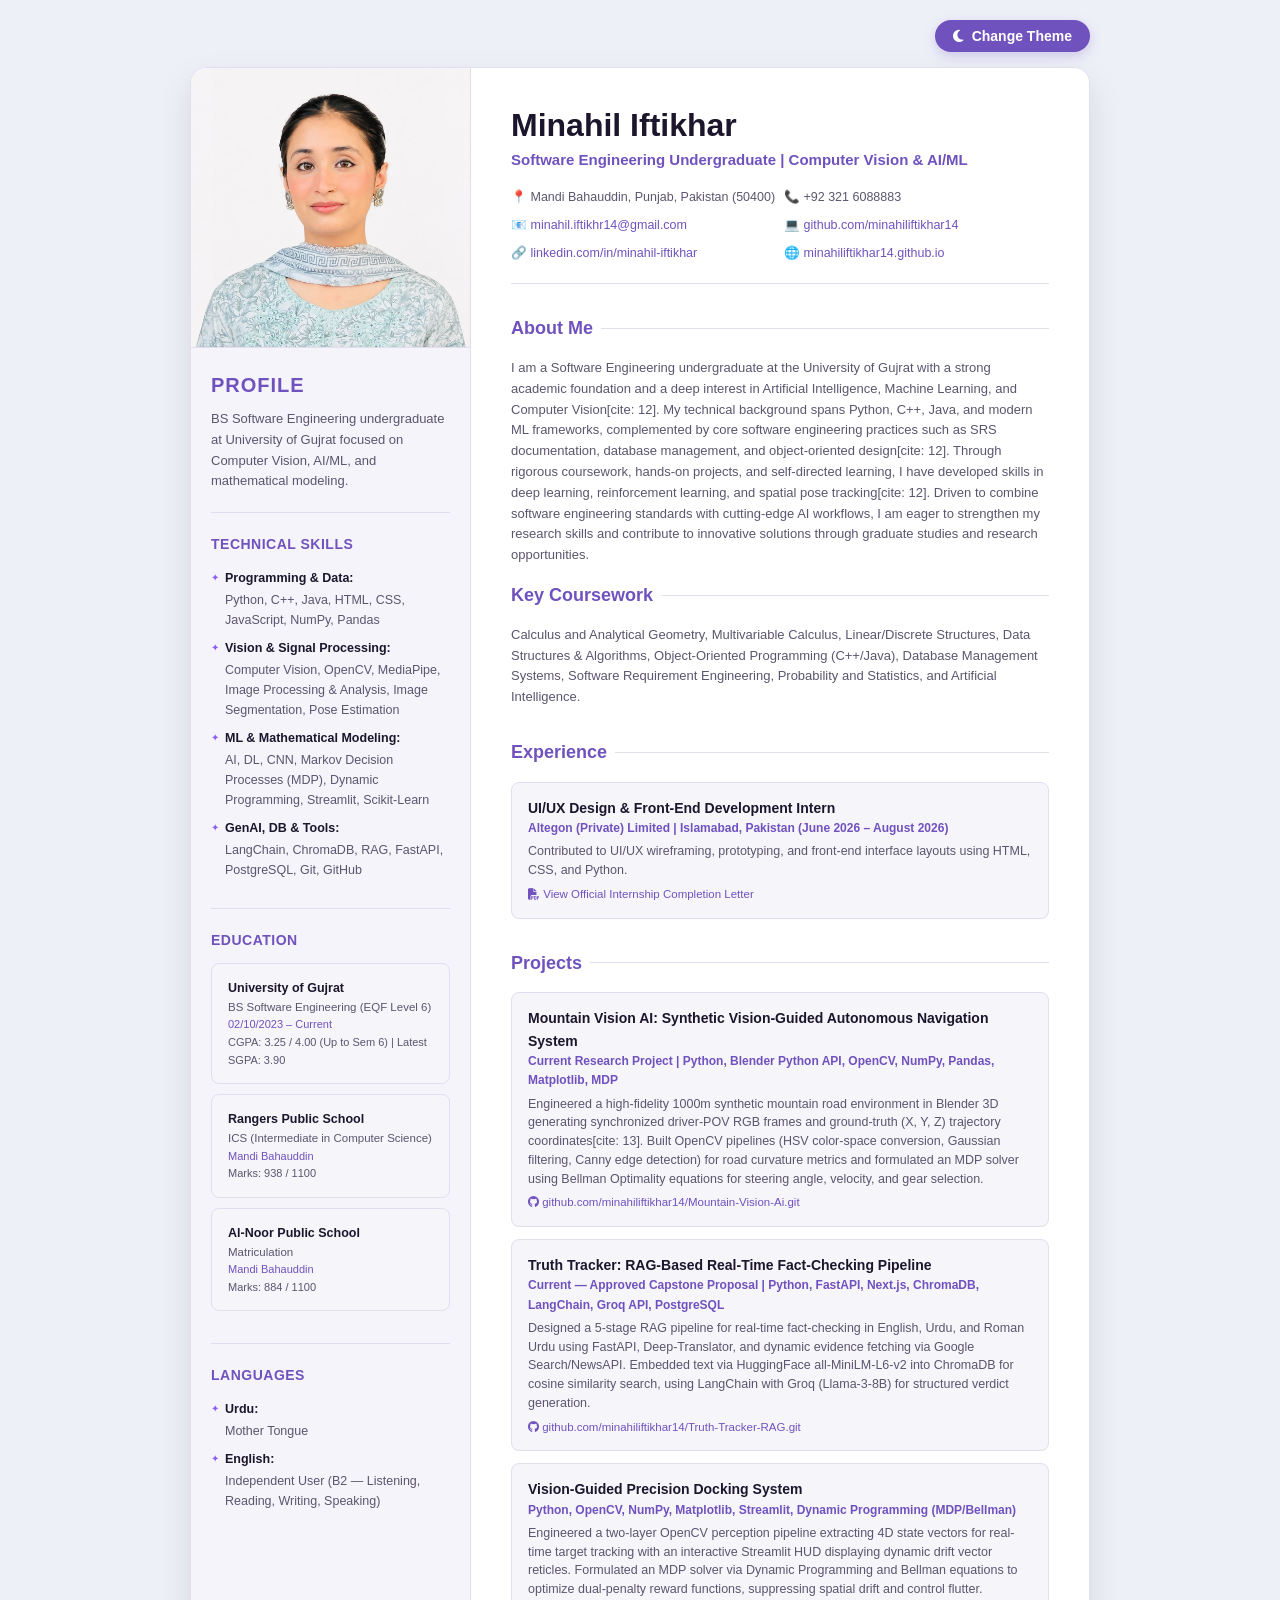
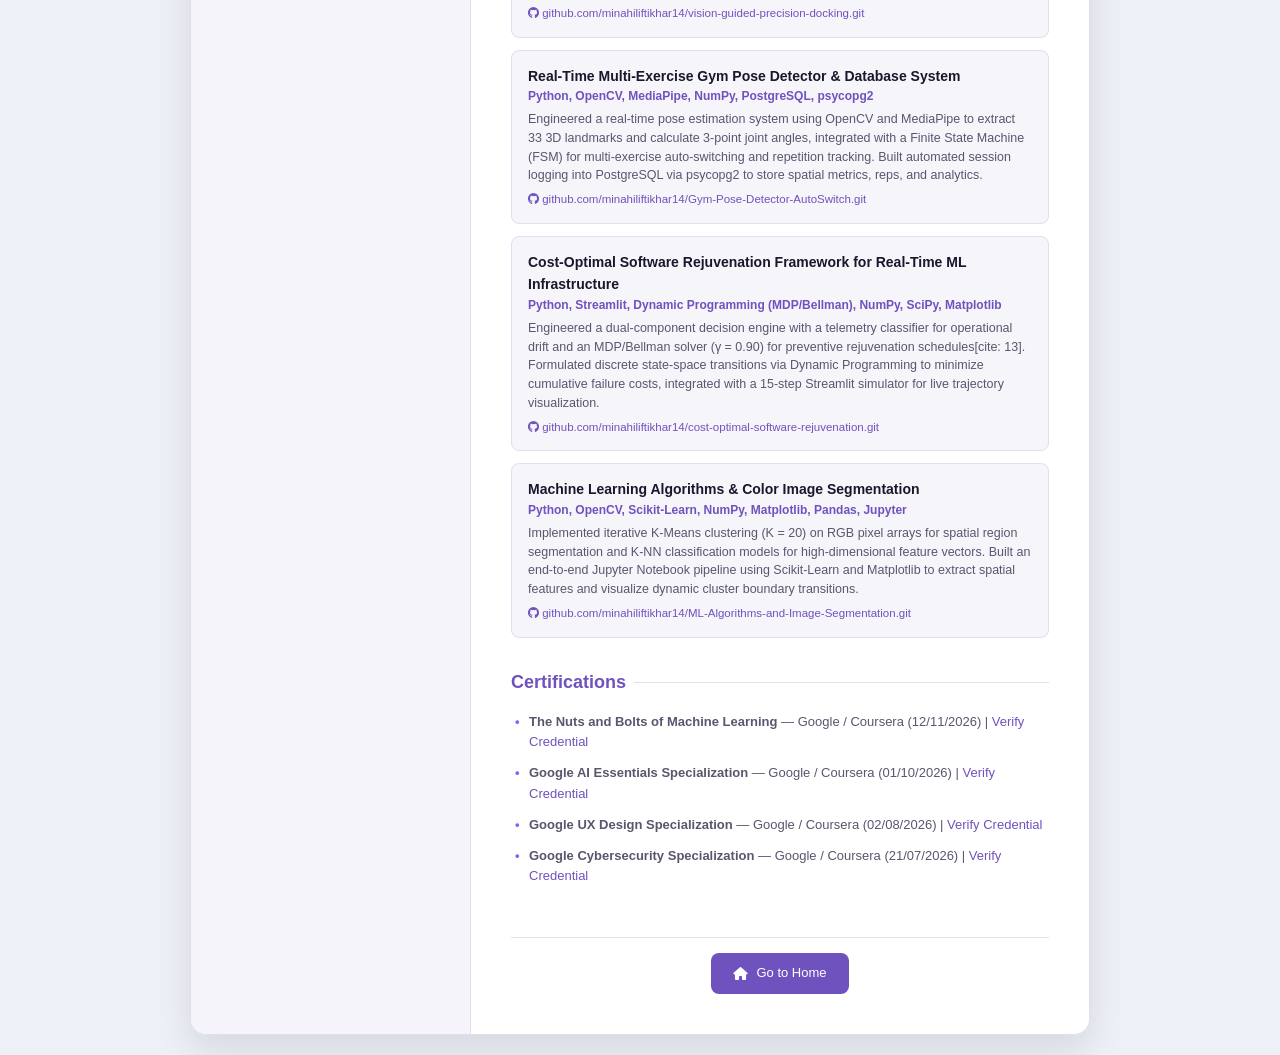
<file: cv.html>
<!DOCTYPE html>
<html lang="en">

<head>
    <meta charset="UTF-8">
    <meta name="viewport" content="width=device-width, initial-scale=1.0">
    <title>Minahil Iftikhar - Curriculum Vitae</title>
    <!-- FontAwesome icons -->
    <link rel="stylesheet" href="https://cdnjs.cloudflare.com/ajax/libs/font-awesome/6.4.0/css/all.min.css">
    
    <style>
        :root {
            /* LIGHT THEME (Portfolio Palette) */
            --body-bg: #eef0f8;
            --sidebar-bg: #f5f4fa;
            --main-bg: #ffffff;
            --card-bg: #f6f5fa;
            --text-dark: #1b162c;
            --text-purple: #7052be;
            --text-muted: #5b556e;
            --border-color: #e2def0;
            --link-color: #7052be;
            --button-bg: #7052be;
            --button-text: #ffffff;
            --accent-purple: #8b5cf6;
        }

        /* DARK THEME (Portfolio Palette) */
        [data-theme="dark"] {
            --body-bg: #0c0a15;
            --sidebar-bg: #141024;
            --main-bg: #1a162e;
            --card-bg: #221c3b;
            --text-dark: #f1edfd;
            --text-purple: #a78bfa;
            --text-muted: #b4accb;
            --border-color: #2e264a;
            --link-color: #c4b5fd;
            --button-bg: #8b5cf6;
            --button-text: #ffffff;
            --accent-purple: #a78bfa;
        }

        * {
            box-sizing: border-box;
            margin: 0;
            padding: 0;
            font-family: -apple-system, BlinkMacSystemFont, 'Segoe UI', Roboto, Helvetica, Arial, sans-serif;
            transition: background-color 0.3s ease, color 0.3s ease, border-color 0.3s ease;
        }

        body {
            background-color: var(--body-bg);
            color: var(--text-dark);
            line-height: 1.6;
            padding: 20px;
            position: relative;
        }

        /* Top Bar Controls */
        .top-controls {
            max-width: 900px;
            margin: 0 auto 15px auto;
            display: flex;
            justify-content: flex-end;
        }

        .theme-toggle-btn {
            background-color: var(--button-bg);
            color: var(--button-text);
            border: none;
            padding: 8px 18px;
            border-radius: 20px;
            cursor: pointer;
            font-size: 14px;
            font-weight: 600;
            display: flex;
            align-items: center;
            gap: 8px;
            box-shadow: 0 4px 12px rgba(112, 82, 190, 0.25);
        }

        .theme-toggle-btn:hover {
            opacity: 0.9;
            transform: translateY(-1px);
        }

        .cv-container {
            max-width: 900px;
            margin: 0 auto;
            background: var(--main-bg);
            border-radius: 16px;
            box-shadow: 0 15px 35px rgba(0, 0, 0, 0.1);
            display: grid;
            grid-template-columns: 280px 1fr;
            min-height: 1050px;
            overflow: hidden;
            border: 1px solid var(--border-color);
        }

        /* LEFT SIDEBAR */
        .sidebar {
            background-color: var(--sidebar-bg);
            border-right: 1px solid var(--border-color);
            display: flex;
            flex-direction: column;
        }

        .photo-container {
            width: 100%;
            height: 280px;
            background-color: var(--card-bg);
            display: flex;
            align-items: center;
            justify-content: center;
            border-bottom: 1px solid var(--border-color);
            overflow: hidden;
        }

        .photo-container img {
            width: 100%;
            height: 100%;
            object-fit: cover;
        }

        .photo-placeholder {
            color: var(--text-muted);
            font-size: 13px;
            text-align: center;
            padding: 20px;
            font-style: italic;
        }

        .sidebar-content {
            padding: 25px 20px;
        }

        .sidebar-section {
            border-bottom: 1px solid var(--border-color);
            padding-bottom: 20px;
            margin-bottom: 20px;
        }

        .sidebar-section:last-child {
            border-bottom: none;
            padding-bottom: 0;
            margin-bottom: 0;
        }

        .sidebar h1 {
            font-size: 20px;
            text-transform: uppercase;
            color: var(--text-purple);
            letter-spacing: 1px;
            line-height: 1.2;
            margin-bottom: 12px;
            font-weight: 700;
        }

        .sidebar h3 {
            font-size: 14px;
            font-weight: 700;
            color: var(--text-purple);
            margin-bottom: 12px;
            letter-spacing: 0.5px;
            text-transform: uppercase;
        }

        .sidebar p {
            font-size: 13px;
            color: var(--text-muted);
        }

        .sidebar ul {
            list-style-type: none;
            padding-left: 0;
        }

        .sidebar li {
            font-size: 12.5px;
            color: var(--text-muted);
            margin-bottom: 8px;
            position: relative;
            padding-left: 14px;
        }

        .sidebar li::before {
            content: "✦";
            position: absolute;
            left: 0;
            color: var(--accent-purple);
            font-size: 10px;
            top: 2px;
        }

        .sidebar li strong {
            color: var(--text-dark);
            display: block;
            margin-bottom: 2px;
        }

        .sidebar a,
        .main-content a {
            color: var(--link-color);
            text-decoration: none;
            font-weight: 500;
        }

        .sidebar a:hover,
        .main-content a:hover {
            text-decoration: underline;
        }

        /* RIGHT MAIN CONTENT */
        .main-content {
            background-color: var(--main-bg);
            padding: 40px;
            display: flex;
            flex-direction: column;
            justify-content: space-between;
        }

        .contact-header {
            font-size: 13px;
            color: var(--text-muted);
            margin-bottom: 30px;
            padding-bottom: 20px;
            border-bottom: 1px solid var(--border-color);
        }

        .contact-header h1 {
            font-size: 32px;
            color: var(--text-dark);
            font-weight: 800;
            line-height: 1.1;
            margin-bottom: 5px;
        }

        .contact-header h3 {
            font-size: 15px;
            color: var(--text-purple);
            font-weight: 600;
            margin-bottom: 15px;
        }

        .contact-grid {
            display: grid;
            grid-template-columns: 1fr 1fr;
            gap: 8px;
            font-size: 12.5px;
        }

        .main-section {
            margin-bottom: 30px;
        }

        .main-section h2 {
            font-size: 18px;
            color: var(--text-purple);
            margin-bottom: 15px;
            font-weight: 700;
            display: flex;
            align-items: center;
            gap: 8px;
        }

        .main-section h2::after {
            content: "";
            flex: 1;
            height: 1px;
            background-color: var(--border-color);
        }

        .main-section p {
            font-size: 13px;
            color: var(--text-muted);
            line-height: 1.6;
            margin-bottom: 15px;
        }

        .item {
            background: var(--card-bg);
            padding: 14px 16px;
            border-radius: 8px;
            margin-bottom: 12px;
            border: 1px solid var(--border-color);
        }

        .item-header {
            font-size: 14px;
            font-weight: 700;
            color: var(--text-dark);
        }

        .item-sub {
            font-size: 12px;
            font-weight: 600;
            color: var(--text-purple);
            margin-bottom: 4px;
        }

        .item-details {
            font-size: 12.5px;
            color: var(--text-muted);
            line-height: 1.5;
        }

        .bullet-list {
            padding-left: 0;
            list-style: none;
        }

        .bullet-list li {
            margin-bottom: 10px;
            font-size: 13px;
            color: var(--text-muted);
            position: relative;
            padding-left: 18px;
        }

        .bullet-list li::before {
            content: "•";
            position: absolute;
            left: 4px;
            color: var(--accent-purple);
            font-weight: bold;
        }

        .project-link {
            display: inline-block;
            margin-top: 6px;
            font-size: 11.5px;
            font-weight: 600;
        }

        /* Home Button Styling */
        .home-button-container {
            margin-top: 20px;
            padding-top: 15px;
            border-top: 1px solid var(--border-color);
            text-align: center;
        }

        .home-btn {
            display: inline-flex;
            align-items: center;
            gap: 8px;
            background-color: var(--button-bg) !important;
            color: #ffffff !important;
            padding: 10px 22px;
            border-radius: 8px;
            text-decoration: none !important;
            font-size: 13px;
            font-weight: 600;
            transition: transform 0.2s ease, opacity 0.2s ease;
        }

        .home-btn i,
        .home-btn span {
            color: #ffffff !important;
        }

        .home-btn:hover {
            transform: translateY(-2px);
            opacity: 0.9;
        }

        /* ==========================================================================
           PRINT OPTIMIZATION FOR SINGLE-PAGE CV (ENHANCED)
           ========================================================================== */
        @media print {
            @page {
                size: A4 portrait;
                margin: 0mm !important;
            }

            html, body {
                width: 100% !important;
                height: 100% !important;
                background: none !important;
                padding: 0 !important;
                margin: 0 !important;
                -webkit-print-color-adjust: exact !important;
                print-color-adjust: exact !important;
            }

            .top-controls,
            .home-button-container {
                display: none !important;
            }

            .cv-container {
                box-shadow: none !important;
                max-width: 100% !important;
                width: 100% !important;
                min-height: auto !important;
                border: none !important;
                border-radius: 0 !important;
                grid-template-columns: 240px 1fr !important;
            }

            .photo-container {
                height: 210px !important;
            }

            .sidebar-content {
                padding: 15px 12px !important;
            }

            .sidebar-section {
                margin-bottom: 10px !important;
                padding-bottom: 10px !important;
            }

            .main-content {
                padding: 20px 25px !important;
                justify-content: flex-start !important;
            }

            .contact-header {
                margin-bottom: 12px !important;
                padding-bottom: 8px !important;
            }

            .contact-header h1 {
                font-size: 24px !important;
            }

            .main-section {
                margin-bottom: 12px !important;
            }

            .main-section h2 {
                font-size: 15px !important;
                margin-bottom: 8px !important;
            }

            .main-section p {
                font-size: 12px !important;
                margin-bottom: 8px !important;
            }

            .item {
                margin-bottom: 6px !important;
                padding: 8px 10px !important;
            }

            .bullet-list li {
                margin-bottom: 4px !important;
                font-size: 12px !important;
            }

            p, h1, h2, h3, .item, li, .sidebar-section, .main-section {
                page-break-inside: avoid !important;
                break-inside: avoid !important;
            }
        }
    </style>
</head>

<body>

    <!-- Top Theme Switcher Button -->
    <div class="top-controls">
        <button id="theme-toggle" class="theme-toggle-btn">
            <i id="theme-icon" class="fa-solid fa-moon"></i>
            <span>Change Theme</span>
        </button>
    </div>

    <div class="cv-container">

        <!-- LEFT SIDEBAR -->
        <aside class="sidebar">
            <div class="photo-container">
                <img src="Minahil Passport size.jpeg" alt="Minahil Iftikhar" onerror="this.style.display='none'; this.nextElementSibling.style.display='block';">
                <div class="photo-placeholder" style="display:none;">
                    [ Passport Photo Here ]
                </div>
            </div>

            <div class="sidebar-content">
                <div class="sidebar-section">
                    <h1>Profile</h1>
                    <p>BS Software Engineering undergraduate at University of Gujrat focused on Computer Vision, AI/ML, and mathematical modeling.</p>
                </div>

                <div class="sidebar-section">
                    <h3>Technical Skills</h3>
                    <ul>
                        <li><strong>Programming & Data:</strong> Python, C++, Java, HTML, CSS, JavaScript, NumPy, Pandas</li>
                        <li><strong>Vision & Signal Processing:</strong> Computer Vision, OpenCV, MediaPipe, Image Processing & Analysis, Image Segmentation, Pose Estimation</li>
                        <li><strong>ML & Mathematical Modeling:</strong> AI, DL, CNN, Markov Decision Processes (MDP), Dynamic Programming, Streamlit, Scikit-Learn</li>
                        <li><strong>GenAI, DB & Tools:</strong> LangChain, ChromaDB, RAG, FastAPI, PostgreSQL, Git, GitHub</li>
                    </ul>
                </div>

                <div class="sidebar-section">
                    <h3>Education</h3>
                    <div class="item" style="margin-bottom: 10px;">
                        <div style="font-size: 12.5px; font-weight:700; color: var(--text-dark);">University of Gujrat</div>
                        <div style="font-size: 11.5px; color: var(--text-muted);">BS Software Engineering (EQF Level 6)</div>
                        <div style="font-size: 11px; color: var(--text-purple);">02/10/2023 – Current</div>
                        <div style="font-size: 11px; color: var(--text-muted);">CGPA: 3.25 / 4.00 (Up to Sem 6) | Latest SGPA: 3.90</div>
                    </div>

                    <div class="item" style="margin-bottom: 10px;">
                        <div style="font-size: 12.5px; font-weight:700; color: var(--text-dark);">Rangers Public School</div>
                        <div style="font-size: 11.5px; color: var(--text-muted);">ICS (Intermediate in Computer Science)</div>
                        <div style="font-size: 11px; color: var(--text-purple);">Mandi Bahauddin</div>
                        <div style="font-size: 11px; color: var(--text-muted);">Marks: 938 / 1100</div>
                    </div>

                    <div class="item">
                        <div style="font-size: 12.5px; font-weight:700; color: var(--text-dark);">Al-Noor Public School</div>
                        <div style="font-size: 11.5px; color: var(--text-muted);">Matriculation</div>
                        <div style="font-size: 11px; color: var(--text-purple);">Mandi Bahauddin</div>
                        <div style="font-size: 11px; color: var(--text-muted);">Marks: 884 / 1100</div>
                    </div>
                </div>

                <div class="sidebar-section">
                    <h3>Languages</h3>
                    <ul>
                        <li><strong>Urdu:</strong> Mother Tongue</li>
                        <li><strong>English:</strong> Independent User (B2 — Listening, Reading, Writing, Speaking)</li>
                    </ul>
                </div>
            </div>
        </aside>

        <!-- RIGHT MAIN CONTENT -->
        <main class="main-content">

            <div>
                <!-- Contact Info Header -->
                <div class="contact-header">
                    <h1>Minahil Iftikhar</h1>
                    <h3>Software Engineering Undergraduate | Computer Vision & AI/ML</h3>
                    <div class="contact-grid">
                        <div>📍 Mandi Bahauddin, Punjab, Pakistan (50400)</div>
                        <div>📞 +92 321 6088883</div>
                        <div>📧 <a href="mailto:minahil.iftikhr14@gmail.com">minahil.iftikhr14@gmail.com</a></div>
                        <div>💻 <a href="https://github.com/minahiliftikhar14" target="_blank">github.com/minahiliftikhar14</a></div>
                        <div>🔗 <a href="https://linkedin.com/in/minahil-iftikhar" target="_blank">linkedin.com/in/minahil-iftikhar</a></div>
                        <div>🌐 <a href="https://minahiliftikhar14.github.io" target="_blank">minahiliftikhar14.github.io</a></div>
                    </div>
                </div>

                <!-- About Me & Key Coursework -->
                <section class="main-section">
                    <h2>About Me</h2>
                    <p>I am a Software Engineering undergraduate at the University of Gujrat with a strong academic foundation and a deep interest in Artificial Intelligence, Machine Learning, and Computer Vision[cite: 12]. My technical background spans Python, C++, Java, and modern ML frameworks, complemented by core software engineering practices such as SRS documentation, database management, and object-oriented design[cite: 12]. Through rigorous coursework, hands-on projects, and self-directed learning, I have developed skills in deep learning, reinforcement learning, and spatial pose tracking[cite: 12]. Driven to combine software engineering standards with cutting-edge AI workflows, I am eager to strengthen my research skills and contribute to innovative solutions through graduate studies and research opportunities.</p>

                    <h2>Key Coursework</h2>
                    <p>Calculus and Analytical Geometry, Multivariable Calculus, Linear/Discrete Structures, Data Structures & Algorithms, Object-Oriented Programming (C++/Java), Database Management Systems, Software Requirement Engineering, Probability and Statistics, and Artificial Intelligence.</p>
                </section>

                <!-- Professional Experience -->
                <section class="main-section">
                    <h2>Experience</h2>
                    <div class="item">
                        <div class="item-header">UI/UX Design & Front-End Development Intern</div>
                        <div class="item-sub">Altegon (Private) Limited | Islamabad, Pakistan (June 2026 – August 2026)</div>
                        <div class="item-details">
                            Contributed to UI/UX wireframing, prototyping, and front-end interface layouts using HTML, CSS, and Python.
                            <br><a href="https://minahiliftikhar14.github.io/internship-letter.pdf" target="_blank" class="project-link"><i class="fa-solid fa-file-pdf"></i> View Official Internship Completion Letter</a>
                        </div>
                    </div>
                </section>

                <!-- Technical Projects -->
                <section class="main-section">
                    <h2>Projects</h2>

                    <div class="item">
                        <div class="item-header">Mountain Vision AI: Synthetic Vision-Guided Autonomous Navigation System</div>
                        <div class="item-sub">Current Research Project | Python, Blender Python API, OpenCV, NumPy, Pandas, Matplotlib, MDP</div>
                        <div class="item-details">
                            Engineered a high-fidelity 1000m synthetic mountain road environment in Blender 3D generating synchronized driver-POV RGB frames and ground-truth (X, Y, Z) trajectory coordinates[cite: 13]. Built OpenCV pipelines (HSV color-space conversion, Gaussian filtering, Canny edge detection) for road curvature metrics and formulated an MDP solver using Bellman Optimality equations for steering angle, velocity, and gear selection.
                            <br><a href="https://github.com/minahiliftikhar14/Mountain-Vision-Ai.git" target="_blank" class="project-link"><i class="fa-brands fa-github"></i> github.com/minahiliftikhar14/Mountain-Vision-Ai.git</a>
                        </div>
                    </div>

                    <div class="item">
                        <div class="item-header">Truth Tracker: RAG-Based Real-Time Fact-Checking Pipeline</div>
                        <div class="item-sub">Current — Approved Capstone Proposal | Python, FastAPI, Next.js, ChromaDB, LangChain, Groq API, PostgreSQL</div>
                        <div class="item-details">
                            Designed a 5-stage RAG pipeline for real-time fact-checking in English, Urdu, and Roman Urdu using FastAPI, Deep-Translator, and dynamic evidence fetching via Google Search/NewsAPI. Embedded text via HuggingFace <code>all-MiniLM-L6-v2</code> into ChromaDB for cosine similarity search, using LangChain with Groq (Llama-3-8B) for structured verdict generation.
                            <br><a href="https://github.com/minahiliftikhar14/Truth-Tracker-RAG.git" target="_blank" class="project-link"><i class="fa-brands fa-github"></i> github.com/minahiliftikhar14/Truth-Tracker-RAG.git</a>
                        </div>
                    </div>

                    <div class="item">
                        <div class="item-header">Vision-Guided Precision Docking System</div>
                        <div class="item-sub">Python, OpenCV, NumPy, Matplotlib, Streamlit, Dynamic Programming (MDP/Bellman)</div>
                        <div class="item-details">
                            Engineered a two-layer OpenCV perception pipeline extracting 4D state vectors for real-time target tracking with an interactive Streamlit HUD displaying dynamic drift vector reticles. Formulated an MDP solver via Dynamic Programming and Bellman equations to optimize dual-penalty reward functions, suppressing spatial drift and control flutter.
                            <br><a href="https://github.com/minahiliftikhar14/vision-guided-precision-docking.git" target="_blank" class="project-link"><i class="fa-brands fa-github"></i> github.com/minahiliftikhar14/vision-guided-precision-docking.git</a>
                        </div>
                    </div>

                    <div class="item">
                        <div class="item-header">Real-Time Multi-Exercise Gym Pose Detector & Database System</div>
                        <div class="item-sub">Python, OpenCV, MediaPipe, NumPy, PostgreSQL, psycopg2</div>
                        <div class="item-details">
                            Engineered a real-time pose estimation system using OpenCV and MediaPipe to extract 33 3D landmarks and calculate 3-point joint angles, integrated with a Finite State Machine (FSM) for multi-exercise auto-switching and repetition tracking. Built automated session logging into PostgreSQL via <code>psycopg2</code> to store spatial metrics, reps, and analytics.
                            <br><a href="https://github.com/minahiliftikhar14/Gym-Pose-Detector-AutoSwitch.git" target="_blank" class="project-link"><i class="fa-brands fa-github"></i> github.com/minahiliftikhar14/Gym-Pose-Detector-AutoSwitch.git</a>
                        </div>
                    </div>

                    <div class="item">
                        <div class="item-header">Cost-Optimal Software Rejuvenation Framework for Real-Time ML Infrastructure</div>
                        <div class="item-sub">Python, Streamlit, Dynamic Programming (MDP/Bellman), NumPy, SciPy, Matplotlib</div>
                        <div class="item-details">
                            Engineered a dual-component decision engine with a telemetry classifier for operational drift and an MDP/Bellman solver (&gamma; = 0.90) for preventive rejuvenation schedules[cite: 13]. Formulated discrete state-space transitions via Dynamic Programming to minimize cumulative failure costs, integrated with a 15-step Streamlit simulator for live trajectory visualization.
                            <br><a href="https://github.com/minahiliftikhar14/cost-optimal-software-rejuvenation.git" target="_blank" class="project-link"><i class="fa-brands fa-github"></i> github.com/minahiliftikhar14/cost-optimal-software-rejuvenation.git</a>
                        </div>
                    </div>

                    <div class="item">
                        <div class="item-header">Machine Learning Algorithms & Color Image Segmentation</div>
                        <div class="item-sub">Python, OpenCV, Scikit-Learn, NumPy, Matplotlib, Pandas, Jupyter</div>
                        <div class="item-details">
                            Implemented iterative K-Means clustering (K = 20) on RGB pixel arrays for spatial region segmentation and K-NN classification models for high-dimensional feature vectors. Built an end-to-end Jupyter Notebook pipeline using Scikit-Learn and Matplotlib to extract spatial features and visualize dynamic cluster boundary transitions.
                            <br><a href="https://github.com/minahiliftikhar14/ML-Algorithms-and-Image-Segmentation.git" target="_blank" class="project-link"><i class="fa-brands fa-github"></i> github.com/minahiliftikhar14/ML-Algorithms-and-Image-Segmentation.git</a>
                        </div>
                    </div>
                </section>

                <!-- Training and Certifications -->
                <section class="main-section">
                    <h2>Certifications</h2>
                    <ul class="bullet-list">
                        <li><strong>The Nuts and Bolts of Machine Learning</strong> — Google / Coursera (12/11/2026) | <a href="https://www.coursera.org/account/accomplishments/certificate/8195MPPB6CIA" target="_blank">Verify Credential</a></li>
                        <li><strong>Google AI Essentials Specialization</strong> — Google / Coursera (01/10/2026) | <a href="https://www.coursera.org/account/accomplishments/specialization/certificate/PGGOQPGPL50E" target="_blank">Verify Credential</a></li>
                        <li><strong>Google UX Design Specialization</strong> — Google / Coursera (02/08/2026) | <a href="https://www.coursera.org/account/accomplishments/specialization/certificate/XSZ6174ZWD91" target="_blank">Verify Credential</a></li>
                        <li><strong>Google Cybersecurity Specialization</strong> — Google / Coursera (21/07/2026) | <a href="https://www.coursera.org/account/accomplishments/specialization/certificate/G35MRL6P6E2B" target="_blank">Verify Credential</a></li>
                    </ul>
                </section>
            </div>

            <!-- Home Button -->
            <div class="home-button-container">
                <a href="index.html" class="home-btn">
                    <i class="fa-solid fa-house"></i> Go to Home
                </a>
            </div>

        </main>

    </div>

    <!-- Theme Switcher JS Script -->
    <script>
        const themeToggleBtn = document.getElementById('theme-toggle');
        const themeIcon = document.getElementById('theme-icon');

        const savedTheme = localStorage.getItem('theme') || 'light';
        document.documentElement.setAttribute('data-theme', savedTheme);
        updateIcon(savedTheme);

        themeToggleBtn.addEventListener('click', () => {
            let currentTheme = document.documentElement.getAttribute('data-theme');
            let newTheme = currentTheme === 'dark' ? 'light' : 'dark';

            document.documentElement.setAttribute('data-theme', newTheme);
            localStorage.setItem('theme', newTheme);
            updateIcon(newTheme);
        });

        function updateIcon(theme) {
            if (theme === 'dark') {
                themeIcon.className = 'fa-solid fa-sun';
            } else {
                themeIcon.className = 'fa-solid fa-moon';
            }
        }
    </script>
</body>

</html>
</file>
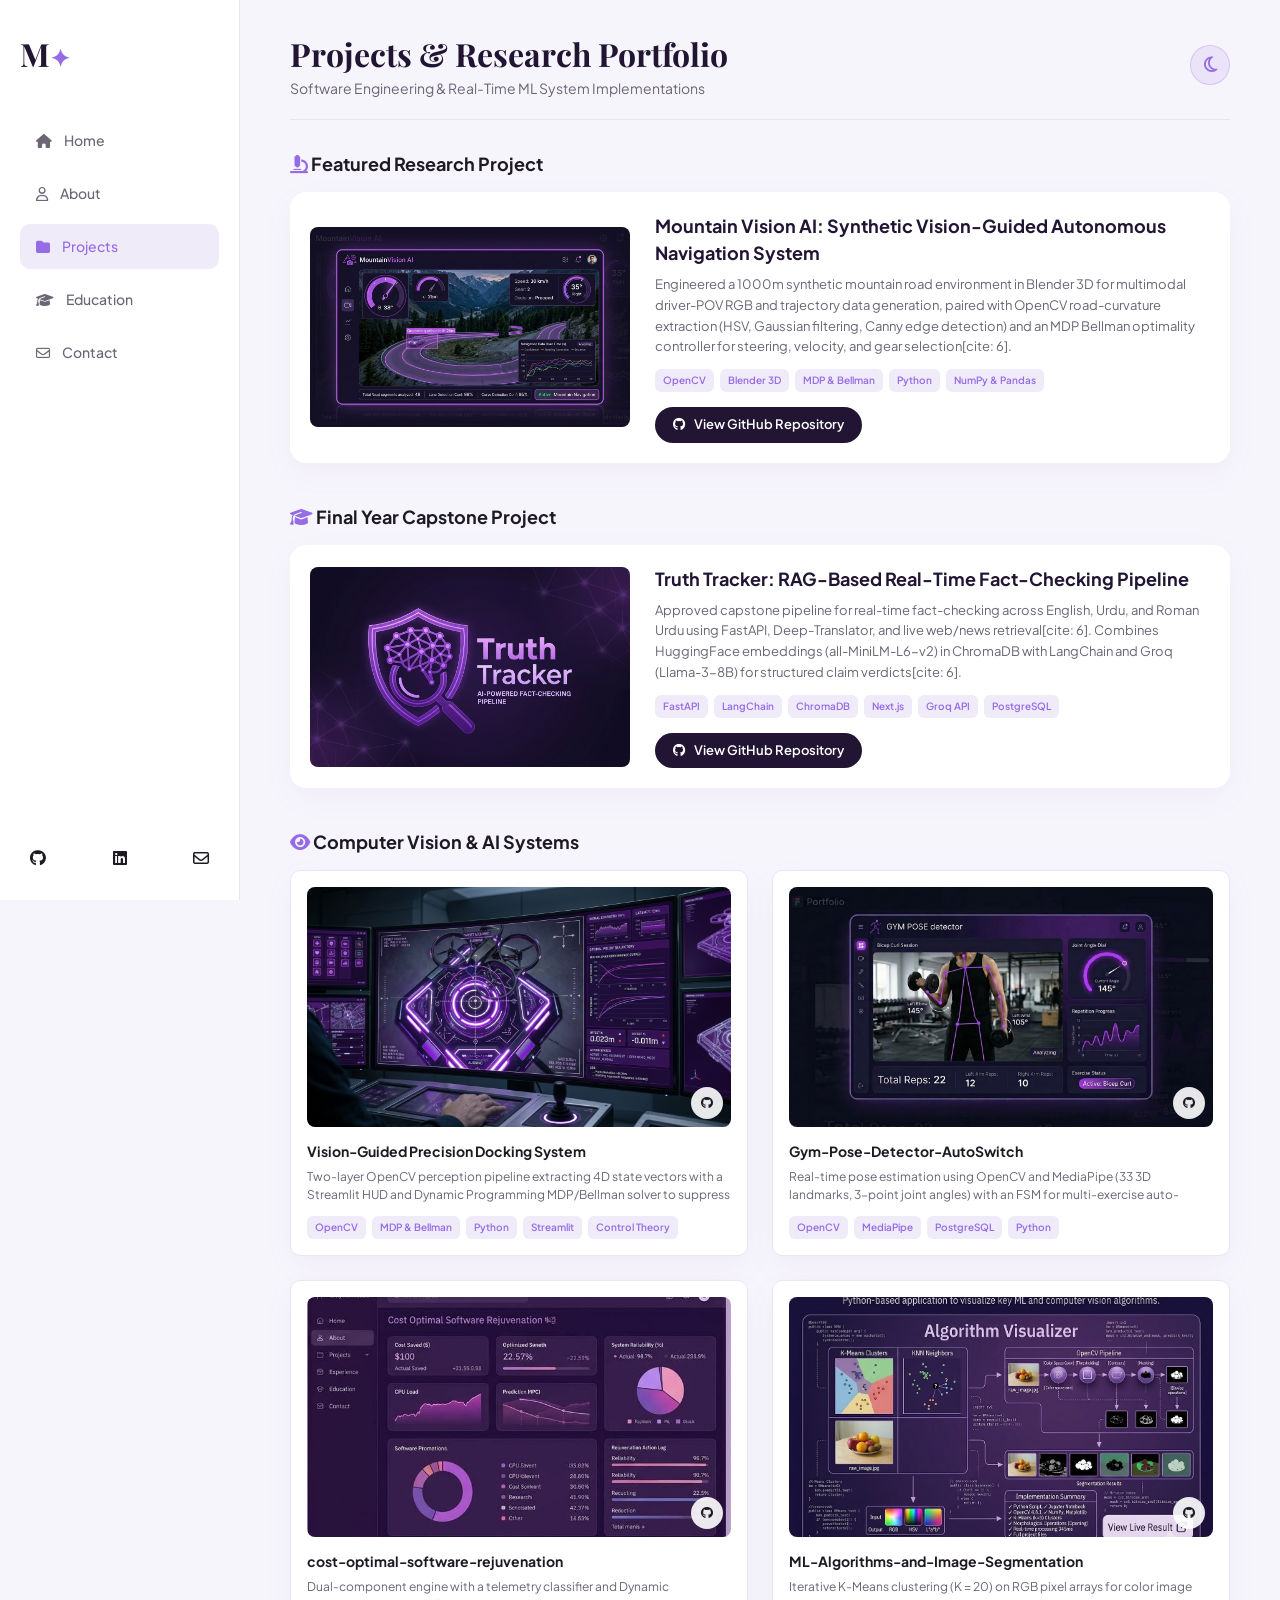
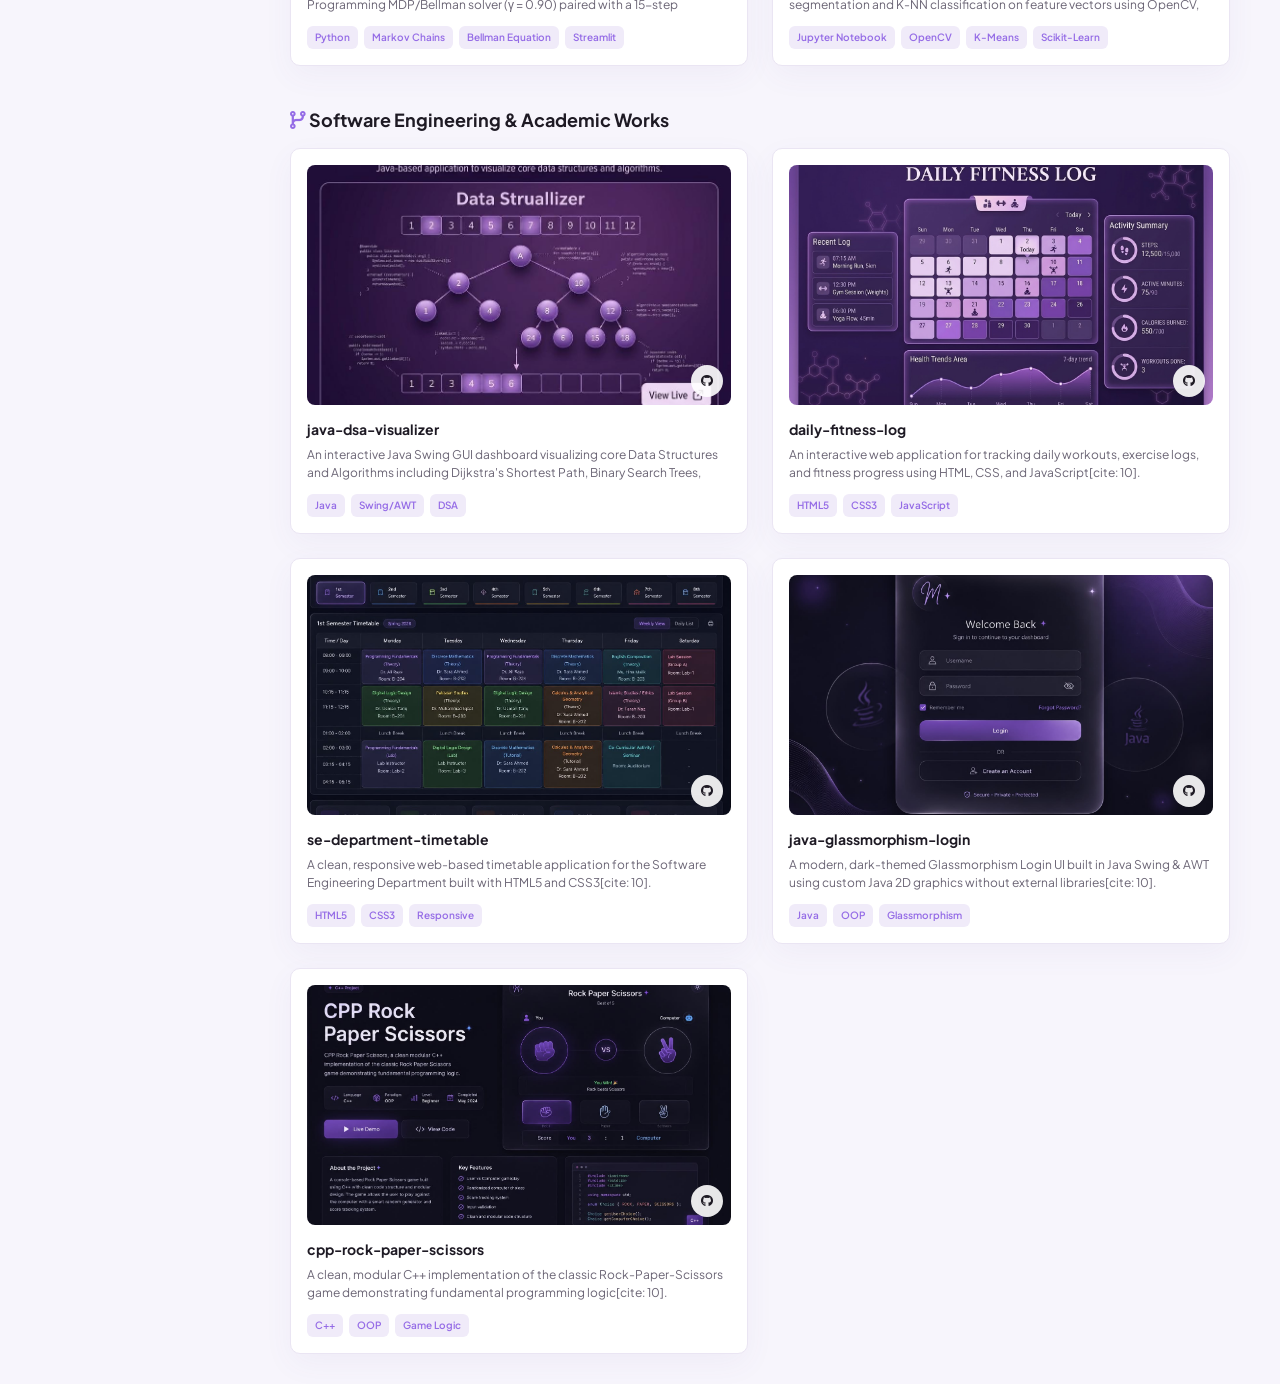
<file: Projects.html>
<!DOCTYPE html>
<html lang="en">
<head>
    <meta charset="UTF-8">
    <meta name="viewport" content="width=device-width, initial-scale=1.0">
    <title>Projects & Research Portfolio - Minnahil Iftikhar</title>
    <link rel="icon" type="image/png" href="favicon1.png">
    
    <!-- Google Fonts & FontAwesome Icons -->
    <link href="https://fonts.googleapis.com/css2?family=Plus+Jakarta+Sans:wght@300;400;500;600;700&family=Playfair+Display:wght@700&display=swap" rel="stylesheet">
    <link rel="stylesheet" href="https://cdnjs.cloudflare.com/ajax/libs/font-awesome/6.4.0/css/all.min.css">
    <link rel="stylesheet" href="style.css">

    <!-- Square & Sleek Card Custom Styling -->
    <style>
        /* Projects Grid Layout */
        .projects-grid {
            display: grid !important;
            grid-template-columns: repeat(2, 1fr) !important;
            gap: 24px !important;
        }

        /* Compact & Crisp Project Card */
        .projects-grid .project-card {
            border-radius: 10px !important;
            padding: 16px !important;
            display: flex !important;
            flex-direction: column !important;
            justify-content: space-between !important;
            background: var(--bg-card, #ffffff);
            border: 1px solid var(--border-color, #e2e8f0);
            transition: transform 0.2s ease, box-shadow 0.2s ease;
        }

        /* Horizontal Featured / Capstone Banner Alignment */
        .featured-banner-card {
            display: grid;
            grid-template-columns: 320px 1fr;
            gap: 25px;
            padding: 20px;
            align-items: center;
        }

        .featured-banner-card .project-img-box {
            width: 100%;
            height: 200px;
            border-radius: 8px;
            overflow: hidden;
            margin-bottom: 0;
        }

        .featured-banner-card .project-img-box img {
            width: 100%;
            height: 100%;
            object-fit: cover;
        }

        /* Perfect Square Image Container for Grid Items */
        .projects-grid .project-img-box {
            width: 100% !important;
            aspect-ratio: 1 / 1 !important;
            height: auto !important;
            max-height: 240px !important;
            border-radius: 8px !important;
            overflow: hidden !important;
            margin-bottom: 14px !important;
            position: relative !important;
        }

        .projects-grid .project-img-box img {
            width: 100% !important;
            height: 100% !important;
            object-fit: cover !important;
        }

        /* Responsive Stacking for Banner on Smaller Screens */
        @media (max-width: 768px) {
            .projects-grid {
                grid-template-columns: 1fr !important;
            }
            .featured-banner-card {
                grid-template-columns: 1fr;
            }
            .featured-banner-card .project-img-box {
                height: 200px;
            }
        }

        /* ==========================================
           DARK THEME OVERRIDES FOR PROJECTS PAGE
           ========================================== */
        body.dark-theme {
            background-color: #0d0a1a !important;
            color: #e6e4f0 !important;
        }

        /* Base Cards & Elements Dark Mode */
        body.dark-theme .sidebar,
        body.dark-theme .hero-card,
        body.dark-theme .tech-card,
        body.dark-theme .project-card,
        body.dark-theme .featured-card,
        body.dark-theme .repo-card,
        body.dark-theme .project-mini-card,
        body.dark-theme .popup-card,
        body.dark-theme .tech-stack-card,
        body.dark-theme .stats-bar {
            background-color: #171329 !important;
            border-color: rgba(255, 255, 255, 0.08) !important;
            box-shadow: 0 10px 30px rgba(0, 0, 0, 0.3) !important;
        }

        /* Headings & Text Highlighting */
        body.dark-theme h1, 
        body.dark-theme h2, 
        body.dark-theme h3, 
        body.dark-theme h4,
        body.dark-theme strong,
        body.dark-theme .stat-item h4,
        body.dark-theme .repo-title {
            color: #ffffff !important;
        }

        body.dark-theme p,
        body.dark-theme .lead-text,
        body.dark-theme .nav-item,
        body.dark-theme .repo-desc {
            color: #b8b3d1 !important;
        }

        /* Active & Hover States */
        body.dark-theme .nav-item.active,
        body.dark-theme .nav-item:hover {
            background: rgba(149, 108, 230, 0.2) !important;
            color: #956CE6 !important;
        }
    </style>
</head>
<body>

    <div class="app-container">
        
        <!-- Left Sidebar -->
        <aside class="sidebar">
            <div class="sidebar-top">
                <div class="logo">M<span>✦</span></div>
                <nav class="nav-links">
                    <a href="index.html" class="nav-item">
                        <i class="fa-solid fa-house"></i> Home
                    </a>
                    <a href="index.html#about-popup" class="nav-item">
                        <i class="fa-regular fa-user"></i> About
                    </a>
                    <a href="projects.html" class="nav-item active">
                        <i class="fa-solid fa-folder"></i> Projects
                    </a>
                    <a href="#certificates-popup" class="nav-item">
                        <i class="fa-solid fa-graduation-cap"></i> Education
                    </a>
                    <a href="index.html#contact-popup" class="nav-item">
                        <i class="fa-regular fa-envelope"></i> Contact
                    </a>
                </nav>
            </div>

            <div class="sidebar-bottom">
                <div class="social-links">
                    <a href="https://github.com/minahiliftikhar14" target="_blank"><i class="fa-brands fa-github"></i></a>
                    <a href="https://linkedin.com/in/minahil-iftikhar-857306404" target="_blank"><i class="fa-brands fa-linkedin"></i></a>
                    <a href="mailto:minahil.iftikhar14@gmail.com"><i class="fa-regular fa-envelope"></i></a>
                </div>
            </div>
        </aside>

        <!-- Main Content Area -->
        <main class="main-content">
            
            <!-- Top Header -->
            <header class="top-header">
                <div>
                    <h1 style="font-family: 'Playfair Display', serif; font-size: 32px; color: var(--primary);">Projects & Research Portfolio</h1>
                    <p style="color: var(--text-muted); font-size: 14px;">Software Engineering & Real-Time ML System Implementations</p>
                </div>
                <div class="header-actions">
                    <button class="theme-toggle theme-btn" id="theme-toggle" aria-label="Toggle Theme">
                        <i class="fa-solid fa-moon" id="theme-icon"></i>
                    </button>
                </div>
            </header>

            <hr style="border: none; border-top: 1px solid var(--border-color); margin-bottom: 30px;">

            <!-- 1. Featured Research Project (Mountain Vision AI) -->
            <section style="margin-bottom: 40px;">
                <div class="section-header">
                    <h2><i class="fa-solid fa-microscope icon-purple"></i> Featured Research Project</h2>
                </div>

                <div class="project-card featured-banner-card">
                    <div class="project-img-box">
                        <img src="MoutainVision.jpeg" alt="Mountain Vision AI">
                    </div>
                    <div>
                        <h3 style="font-size: 18px; margin-bottom: 8px; color: var(--primary);">Mountain Vision AI: Synthetic Vision-Guided Autonomous Navigation System</h3>
                        <p style="height: auto; font-size: 13px; line-height: 1.6; margin-bottom: 12px;">
                            Engineered a 1000m synthetic mountain road environment in Blender 3D for multimodal driver-POV RGB and trajectory data generation, paired with OpenCV road-curvature extraction (HSV, Gaussian filtering, Canny edge detection) and an MDP Bellman optimality controller for steering, velocity, and gear selection[cite: 6].
                        </p>
                        <div class="tags" style="margin-bottom: 15px;">
                            <span>OpenCV</span>
                            <span>Blender 3D</span>
                            <span>MDP & Bellman</span>
                            <span>Python</span>
                            <span>NumPy & Pandas</span>
                        </div>
                        <a href="https://github.com/minahiliftikhar14/Mountain-Vision-Ai.git" target="_blank" class="btn-primary" style="display: inline-flex; font-size: 13px; padding: 8px 18px;">
                            <i class="fa-brands fa-github"></i> View GitHub Repository
                        </a>
                    </div>
                </div>
            </section>

            <!-- 2. Final Year Capstone Project (Truth Tracker) -->
            <section style="margin-bottom: 40px;">
                <div class="section-header">
                    <h2><i class="fa-solid fa-graduation-cap icon-purple"></i> Final Year Capstone Project</h2>
                </div>

                <div class="project-card featured-banner-card">
                    <div class="project-img-box">
                        <img src="TruthTracker.jpeg" alt="Truth Tracker RAG Pipeline">
                    </div>
                    <div>
                        <h3 style="font-size: 18px; margin-bottom: 8px; color: var(--primary);">Truth Tracker: RAG-Based Real-Time Fact-Checking Pipeline</h3>
                        <p style="height: auto; font-size: 13px; line-height: 1.6; margin-bottom: 12px;">
                            Approved capstone pipeline for real-time fact-checking across English, Urdu, and Roman Urdu using FastAPI, Deep-Translator, and live web/news retrieval[cite: 6]. Combines HuggingFace embeddings (all-MiniLM-L6-v2) in ChromaDB with LangChain and Groq (Llama-3-8B) for structured claim verdicts[cite: 6].
                        </p>
                        <div class="tags" style="margin-bottom: 15px;">
                            <span>FastAPI</span>
                            <span>LangChain</span>
                            <span>ChromaDB</span>
                            <span>Next.js</span>
                            <span>Groq API</span>
                            <span>PostgreSQL</span>
                        </div>
                        <a href="https://github.com/minahiliftikhar14/Truth-Tracker-RAG.git" target="_blank" class="btn-primary" style="display: inline-flex; font-size: 13px; padding: 8px 18px;">
                            <i class="fa-brands fa-github"></i> View GitHub Repository
                        </a>
                    </div>
                </div>
            </section>

            <!-- 3. Computer Vision & AI Systems Grid -->
            <section style="margin-bottom: 40px;">
                <div class="section-header">
                    <h2><i class="fa-solid fa-eye icon-purple"></i> Computer Vision & AI Systems</h2>
                </div>

                <div class="projects-grid">

                    <!-- 1. Vision-Guided Precision Docking System -->
                    <div class="project-card">
                        <div class="project-img-box">
                            <img src="DroneDocking.jpeg" alt="Vision-Guided Precision Docking System">
                            <a href="https://github.com/minahiliftikhar14/vision-guided-precision-docking.git" target="_blank" class="external-link" title="View Code">
                                <i class="fa-brands fa-github"></i>
                            </a>
                        </div>
                        <h3>Vision-Guided Precision Docking System</h3>
                        <p>Two-layer OpenCV perception pipeline extracting 4D state vectors with a Streamlit HUD and Dynamic Programming MDP/Bellman solver to suppress spatial drift and control flutter[cite: 6].</p>
                        <div class="tags">
                            <span>OpenCV</span>
                            <span>MDP & Bellman</span>
                            <span>Python</span>
                            <span>Streamlit</span>
                            <span>Control Theory</span>
                        </div>
                    </div>

                    <!-- 2. Gym Pose Detector -->
                    <div class="project-card">
                        <div class="project-img-box">
                            <img src="Gym-Pose-Detector.jpeg" alt="Gym Pose Detector">
                            <a href="https://github.com/minahiliftikhar14/Gym-Pose-Detector-AutoSwitch" target="_blank" class="external-link" title="View Code">
                                <i class="fa-brands fa-github"></i>
                            </a>
                        </div>
                        <h3>Gym-Pose-Detector-AutoSwitch</h3>
                        <p>Real-time pose estimation using OpenCV and MediaPipe (33 3D landmarks, 3-point joint angles) with an FSM for multi-exercise auto-switching and PostgreSQL logging via psycopg2[cite: 6].</p>
                        <div class="tags">
                            <span>OpenCV</span>
                            <span>MediaPipe</span>
                            <span>PostgreSQL</span>
                            <span>Python</span>
                        </div>
                    </div>

                    <!-- 3. Cost-Optimal Software Rejuvenation Model -->
                    <div class="project-card">
                        <div class="project-img-box">
                            <img src="project1.jpg" alt="Cost-Optimal Software Rejuvenation">
                            <a href="https://github.com/minahiliftikhar14/cost-optimal-software-rejuvenation" target="_blank" class="external-link" title="View Code">
                                <i class="fa-brands fa-github"></i>
                            </a>
                        </div>
                        <h3>cost-optimal-software-rejuvenation</h3>
                        <p>Dual-component engine with a telemetry classifier and Dynamic Programming MDP/Bellman solver (&gamma; = 0.90) paired with a 15-step Streamlit simulator to minimize failure costs[cite: 6].</p>
                        <div class="tags">
                            <span>Python</span>
                            <span>Markov Chains</span>
                            <span>Bellman Equation</span>
                            <span>Streamlit</span>
                        </div>
                    </div>

                    <!-- 4. ML & Image Segmentation -->
                    <div class="project-card">
                        <div class="project-img-box">
                            <img src="ml-segmentation-preview.jpg" alt="ML Algorithms and Image Segmentation">
                            <a href="https://github.com/minahiliftikhar14/ML-Algorithms-and-Image-Segmentation" target="_blank" class="external-link" title="View Code">
                                <i class="fa-brands fa-github"></i>
                            </a>
                        </div>
                        <h3>ML-Algorithms-and-Image-Segmentation</h3>
                        <p>Iterative K-Means clustering (K = 20) on RGB pixel arrays for color image segmentation and K-NN classification on feature vectors using OpenCV, Scikit-Learn, and Matplotlib[cite: 6].</p>
                        <div class="tags">
                            <span>Jupyter Notebook</span>
                            <span>OpenCV</span>
                            <span>K-Means</span>
                            <span>Scikit-Learn</span>
                        </div>
                    </div>

                </div>
            </section>

            <!-- 4. Software Engineering & Academic Works Grid -->
            <section>
                <div class="section-header">
                    <h2><i class="fa-solid fa-code-branch icon-purple"></i> Software Engineering & Academic Works</h2>
                </div>

                <div class="projects-grid">

                    <!-- 1. Java DSA Visualizer -->
                    <div class="project-card">
                        <div class="project-img-box">
                            <img src="project3.jpg" alt="Java DSA Visualizer">
                            <a href="https://github.com/minahiliftikhar14/java-dsa-visualizer" target="_blank" class="external-link" title="View Code">
                                <i class="fa-brands fa-github"></i>
                            </a>
                        </div>
                        <h3>java-dsa-visualizer</h3>
                        <p>An interactive Java Swing GUI dashboard visualizing core Data Structures and Algorithms including Dijkstra's Shortest Path, Binary Search Trees, Stacks, and Queues[cite: 9].</p>
                        <div class="tags">
                            <span>Java</span>
                            <span>Swing/AWT</span>
                            <span>DSA</span>
                        </div>
                    </div>

                    <!-- 2. Daily Fitness Log -->
                    <div class="project-card">
                        <div class="project-img-box">
                            <img src="project2.jpg" alt="Daily Fitness Log">
                            <a href="https://github.com/minahiliftikhar14/daily-fitness-log" target="_blank" class="external-link" title="View Code">
                                <i class="fa-brands fa-github"></i>
                            </a>
                        </div>
                        <h3>daily-fitness-log</h3>
                        <p>An interactive web application for tracking daily workouts, exercise logs, and fitness progress using HTML, CSS, and JavaScript[cite: 10].</p>
                        <div class="tags">
                            <span>HTML5</span>
                            <span>CSS3</span>
                            <span>JavaScript</span>
                        </div>
                    </div>

                    <!-- 3. SE Department Timetable -->
                    <div class="project-card">
                        <div class="project-img-box">
                            <img src="timetable-preview.jpg" alt="SE Department Timetable">
                            <a href="https://github.com/minahiliftikhar14/se-department-timetable" target="_blank" class="external-link" title="View Code">
                                <i class="fa-brands fa-github"></i>
                            </a>
                        </div>
                        <h3>se-department-timetable</h3>
                        <p>A clean, responsive web-based timetable application for the Software Engineering Department built with HTML5 and CSS3[cite: 10].</p>
                        <div class="tags">
                            <span>HTML5</span>
                            <span>CSS3</span>
                            <span>Responsive</span>
                        </div>
                    </div>

                    <!-- 4. Java Glassmorphism Login -->
                    <div class="project-card">
                        <div class="project-img-box">
                            <img src="java-login-preview.jpg" alt="Java Glassmorphism Login">
                            <a href="https://github.com/minahiliftikhar14/java-glassmorphism-login" target="_blank" class="external-link" title="View Code">
                                <i class="fa-brands fa-github"></i>
                            </a>
                        </div>
                        <h3>java-glassmorphism-login</h3>
                        <p>A modern, dark-themed Glassmorphism Login UI built in Java Swing & AWT using custom Java 2D graphics without external libraries[cite: 10].</p>
                        <div class="tags">
                            <span>Java</span>
                            <span>OOP</span>
                            <span>Glassmorphism</span>
                        </div>
                    </div>

                    <!-- 5. C++ Rock Paper Scissors -->
                    <div class="project-card">
                        <div class="project-img-box">
                            <img src="cpp-rps-preview.jpg" alt="C++ Rock Paper Scissors">
                            <a href="https://github.com/minahiliftikhar14/cpp-rock-paper-scissors" target="_blank" class="external-link" title="View Code">
                                <i class="fa-brands fa-github"></i>
                            </a>
                        </div>
                        <h3>cpp-rock-paper-scissors</h3>
                        <p>A clean, modular C++ implementation of the classic Rock-Paper-Scissors game demonstrating fundamental programming logic[cite: 10].</p>
                        <div class="tags">
                            <span>C++</span>
                            <span>OOP</span>
                            <span>Game Logic</span>
                        </div>
                    </div>

                </div>
            </section>

        </main>
    </div>

    <!-- SCRIPT TAG CONTAINER -->
    <script>
        document.addEventListener('DOMContentLoaded', () => {
            const themeToggleBtn = document.getElementById('theme-toggle');
            const themeIcon = document.getElementById('theme-icon');

            if (!themeToggleBtn || !themeIcon) return;

            // 1. Initial State Check from LocalStorage
            const savedTheme = localStorage.getItem('theme');
            if (savedTheme === 'dark') {
                document.body.classList.add('dark-theme');
                themeIcon.className = 'fa-solid fa-sun';
            } else {
                document.body.classList.remove('dark-theme');
                themeIcon.className = 'fa-regular fa-moon';
            }

            // 2. Click Event Listener
            themeToggleBtn.addEventListener('click', (e) => {
                e.preventDefault();
                document.body.classList.toggle('dark-theme');
                
                const isDark = document.body.classList.contains('dark-theme');

                if (isDark) {
                    themeIcon.className = 'fa-solid fa-sun';
                    localStorage.setItem('theme', 'dark');
                } else {
                    themeIcon.className = 'fa-regular fa-moon';
                    localStorage.setItem('theme', 'light');
                }
            });
        });
    </script>

</body>
</html>
</file>
<file: style.css>
:root {
    --bg-main: #F7F5FC;
    --bg-card: #FFFFFF;
    --sidebar-bg: #FFFFFF;
    --primary: #221533;
    --accent-purple: #956CE6;
    --accent-light: #F0EBF9;
    --text-dark: #1E1A24;
    --text-muted: #6B6575;
    --border-color: #EAE5F3;
    --card-shadow: 0 10px 30px rgba(100, 70, 150, 0.05);
    --radius-lg: 24px;
    --radius-md: 16px;
    --radius-sm: 10px;
}

* {
    margin: 0;
    padding: 0;
    box-sizing: border-box;
    font-family: 'Plus Jakarta Sans', sans-serif;
}

body {
    background-color: var(--bg-main);
    color: var(--text-dark);
    line-height: 1.5;
    transition: background-color 0.3s ease, color 0.3s ease;
}

.app-container {
    display: flex;
    min-height: 100vh;
}

/* Sidebar Styles */
.sidebar {
    width: 240px;
    background-color: var(--sidebar-bg);
    border-right: 1px solid var(--border-color);
    padding: 30px 20px;
    display: flex;
    flex-direction: column;
    justify-content: space-between;
    position: fixed;
    height: 100vh;
    z-index: 10;
}

.logo {
    font-family: 'Playfair Display', serif;
    font-size: 32px;
    font-weight: 700;
    color: var(--primary);
    margin-bottom: 40px;
}

.logo span {
    color: var(--accent-purple);
    font-size: 24px;
}

.nav-links {
    display: flex;
    flex-direction: column;
    gap: 8px;
}

.nav-item {
    display: flex;
    align-items: center;
    gap: 12px;
    padding: 12px 16px;
    color: var(--text-muted);
    text-decoration: none;
    font-weight: 500;
    font-size: 14px;
    border-radius: var(--radius-sm);
    transition: all 0.2s ease;
}

.nav-item:hover, .nav-item.active {
    background-color: var(--accent-light);
    color: var(--accent-purple);
}

.sidebar-bottom {
    display: flex;
    flex-direction: column;
    gap: 20px;
}

.social-links {
    display: flex;
    justify-content: space-between;
    padding: 0 10px;
}

.social-links a {
    color: var(--text-dark);
    font-size: 16px;
    transition: color 0.2s;
}

.social-links a:hover {
    color: var(--accent-purple);
}

.btn-download {
    display: flex;
    align-items: center;
    justify-content: center;
    gap: 8px;
    background-color: var(--accent-light);
    color: var(--accent-purple);
    text-decoration: none;
    padding: 12px;
    border-radius: var(--radius-sm);
    font-size: 13px;
    font-weight: 600;
}

/* Main Area */
.main-content {
    margin-left: 240px;
    flex: 1;
    padding: 30px 50px;
}

/* Top Header */
.top-header {
    display: flex;
    justify-content: space-between;
    align-items: center;
    margin-bottom: 20px;
}

.header-actions {
    display: flex;
    align-items: center;
    gap: 12px;
}

.btn-connect {
    background-color: var(--accent-light);
    color: var(--accent-purple);
    border: none;
    padding: 10px 20px;
    border-radius: 30px;
    font-weight: 600;
    font-size: 14px;
    cursor: pointer;
}

.theme-toggle {
    background-color: #FFF;
    border: 1px solid var(--border-color);
    width: 40px;
    height: 40px;
    border-radius: 50%;
    display: flex;
    align-items: center;
    justify-content: center;
    cursor: pointer;
}

/* Hero Section */
.hero-section {
    display: grid;
    grid-template-columns: 1.2fr 1fr;
    gap: 40px;
    align-items: center;
    margin-bottom: 40px;
}

.badge-greeting {
    display: inline-flex;
    align-items: center;
    gap: 6px;
    background-color: var(--accent-light);
    color: var(--accent-purple);
    padding: 6px 14px;
    border-radius: 20px;
    font-size: 13px;
    font-weight: 600;
    margin-bottom: 15px;
}

.hero-title {
    font-family: 'Playfair Display', serif;
    font-size: 64px;
    line-height: 1.1;
    color: var(--primary);
    margin-bottom: 15px;
}

.hero-title span {
    color: var(--accent-purple);
    font-size: 32px;
    vertical-align: super;
}

.hero-subtitle {
    font-size: 12px;
    letter-spacing: 2px;
    color: var(--text-muted);
    font-weight: 700;
    margin-bottom: 5px;
}

.hero-role {
    font-size: 18px;
    color: var(--accent-purple);
    font-weight: 600;
    margin-bottom: 15px;
}

.hero-description {
    color: var(--text-muted);
    max-width: 450px;
    margin-bottom: 25px;
}

.hero-cta {
    display: flex;
    gap: 15px;
}

.btn-primary {
    background-color: var(--primary);
    color: #FFF;
    text-decoration: none;
    padding: 12px 24px;
    border-radius: 30px;
    font-weight: 600;
    display: flex;
    align-items: center;
    gap: 8px;
}

.btn-outline {
    border: 1px solid var(--accent-purple);
    color: var(--primary);
    text-decoration: none;
    padding: 12px 24px;
    border-radius: 30px;
    font-weight: 600;
    display: flex;
    align-items: center;
    gap: 8px;
}

/* Hero Visual & Arched Image */
.hero-visual {
    position: relative;
    display: flex;
    justify-content: center;
}

.arched-image-wrapper {
    width: 380px;
    height: 420px;
    border-radius: 200px 200px 30px 30px;
    overflow: hidden;
    background-color: #D3C3EE;
    border: 8px solid #FFF;
    box-shadow: var(--card-shadow);
}

.hero-img {
    width: 100%;
    height: 100%;
    object-fit: cover;
}

.focused-card {
    position: absolute;
    bottom: -10px;
    right: -10px;
    background: #FFF;
    padding: 20px;
    border-radius: var(--radius-md);
    box-shadow: var(--card-shadow);
    width: 220px;
}

.focused-card .card-title {
    font-weight: 700;
    font-size: 14px;
    margin-bottom: 12px;
    color: var(--primary);
}

.focused-card ul {
    list-style: none;
}

.focused-card li {
    font-size: 13px;
    margin-bottom: 10px;
    color: var(--text-dark);
    display: flex;
    align-items: center;
    gap: 10px;
}

.focused-card li i {
    color: var(--accent-purple);
}

/* Dashboard Grid */
.dashboard-grid {
    display: grid;
    grid-template-columns: 2.2fr 1fr;
    gap: 25px;
    margin-bottom: 30px;
}

.section-header {
    display: flex;
    justify-content: space-between;
    align-items: center;
    margin-bottom: 15px;
}

.section-header h2 {
    font-size: 18px;
    font-weight: 700;
}

.icon-purple {
    color: var(--accent-purple);
}

.view-all {
    color: var(--text-dark);
    text-decoration: none;
    font-size: 13px;
    font-weight: 600;
}

/* ===================================================
   PROJECTS GRID (4 CARDS HORIZONTAL FIX)
   =================================================== */
.projects-grid {
    display: grid !important;
    grid-template-columns: repeat(4, 1fr) !important;
    gap: 15px;
    width: 100%;
}

.project-card {
    background: var(--bg-card);
    border-radius: var(--radius-md);
    padding: 12px;
    box-shadow: var(--card-shadow);
    display: flex;
    flex-direction: column;
    justify-content: space-between;
}

.project-img-box {
    position: relative;
    height: 140px;
    border-radius: var(--radius-sm);
    overflow: hidden;
    margin-bottom: 12px;
}

.project-img-box img {
    width: 100%;
    height: 100%;
    object-fit: cover;
}

.external-link {
    position: absolute;
    bottom: 8px;
    right: 8px;
    background: rgba(255, 255, 255, 0.9);
    width: 32px;
    height: 32px;
    border-radius: 50%;
    display: flex;
    align-items: center;
    justify-content: center;
    color: var(--text-dark);
    text-decoration: none;
    font-size: 12px;
}

.project-card h3 {
    font-size: 14px;
    font-weight: 700;
    margin-bottom: 6px;
}

.project-card p {
    font-size: 12px;
    color: var(--text-muted);
    margin-bottom: 12px;
    height: 36px;
    overflow: hidden;
}

.tags {
    display: flex;
    flex-wrap: wrap;
    gap: 6px;
}

.tags span {
    background-color: var(--accent-light);
    color: var(--accent-purple);
    font-size: 10px;
    font-weight: 600;
    padding: 4px 8px;
    border-radius: 6px;
}
/* Side Panel / Bottom Layout Fix */
.side-panel,
.bottom-section {
    display: flex;
    flex-direction: column;
    gap: 20px !important; /* Isse har card ke beech automatic 20px ka perfect gap rahega */
    margin-top: 25px;
}

/* Tech Stack Card */
.tech-stack-card {
    background: var(--bg-card);
    border-radius: var(--radius-md);
    padding: 24px;
    box-shadow: var(--card-shadow);
    margin-bottom: 0 !important;
}

/* Quote Card */
.quote-card {
    background: linear-gradient(135deg, #A88BEB, #8A65E5);
    color: #FFF;
    padding: 20px;
    border-radius: var(--radius-md);
    position: relative;
    margin-top: 0 !important; /* Gap ab flex container handle karega */
}

/* Stats Bar */
.stats-bar {
    background: var(--bg-card);
    border-radius: var(--radius-md);
    padding: 20px;
    display: grid;
    grid-template-columns: repeat(4, 1fr);
    text-align: center;
    box-shadow: var(--card-shadow);
    margin-top: 0 !important; /* Gap ab flex container handle karega */
}

.stat-item {
    border-right: 1px solid var(--border-color);
}

.stat-item:last-child {
    border-right: none;
}

.stat-item h4 {
    font-size: 20px;
    font-weight: 700;
    color: var(--primary);
}

.stat-item p {
    font-size: 12px;
    color: var(--text-muted);
}

/* Pure CSS Popup Modals */
.popup-overlay {
    position: fixed;
    top: 0;
    left: 0;
    width: 100vw;
    height: 100vh;
    background: rgba(15, 12, 25, 0.65);
    backdrop-filter: blur(8px);
    -webkit-backdrop-filter: blur(8px);
    display: none;
    justify-content: center;
    align-items: center;
    z-index: 9999;
    opacity: 0;
    transition: opacity 0.3s ease;
}

.popup-overlay:target {
    display: flex;
    opacity: 1;
}

.popup-card {
    background: #ffffff;
    border: 1px solid rgba(149, 108, 230, 0.25);
    border-radius: 16px;
    width: 90%;
    max-width: 650px;
    max-height: 80vh;
    padding: 30px;
    position: relative;
    box-shadow: 0 20px 40px rgba(149, 108, 230, 0.2);
    display: flex;
    flex-direction: column;
    animation: popupFadeIn 0.3s ease-out forwards;
}

@keyframes popupFadeIn {
    from {
        transform: translateY(20px) scale(0.95);
        opacity: 0;
    }
    to {
        transform: translateY(0) scale(1);
        opacity: 1;
    }
}

.popup-card h2 {
    color: #956CE6;
    margin-top: 0;
    margin-bottom: 15px;
    font-size: 1.6rem;
    display: flex;
    align-items: center;
    gap: 12px;
}

.popup-body {
    overflow-y: auto;
    padding-right: 12px;
    color: #4a4a4a;
    line-height: 1.6;
}

.popup-body h3 {
    color: #2c2c2c;
    margin-top: 15px;
    margin-bottom: 8px;
    font-size: 1.1rem;
}

.popup-body .lead-text {
    font-size: 1.05rem;
    font-weight: 500;
    color: #333;
    margin-bottom: 15px;
}

.popup-body hr {
    border: none;
    border-top: 1px solid #eee;
    margin: 15px 0;
}

.popup-body::-webkit-scrollbar {
    width: 6px;
}
.popup-body::-webkit-scrollbar-thumb {
    background: #956CE6;
    border-radius: 10px;
}
.popup-body::-webkit-scrollbar-track {
    background: #f1f1f1;
    border-radius: 10px;
}

.popup-close {
    position: absolute;
    top: 18px;
    right: 22px;
    font-size: 28px;
    text-decoration: none;
    color: #888;
    line-height: 1;
    transition: color 0.2s ease, transform 0.2s ease;
}

.popup-close:hover {
    color: #956CE6;
    transform: scale(1.15);
}

.contact-links p {
    margin: 8px 0;
    font-size: 0.95rem;
}

#certificates-popup {
    position: fixed;
    top: 0;
    left: 0;
    width: 100vw;
    height: 100vh;
    background: rgba(15, 12, 29, 0.85);
    backdrop-filter: blur(8px);
    display: flex;
    justify-content: center;
    align-items: center;
    opacity: 0;
    visibility: hidden;
    transition: opacity 0.3s ease, visibility 0.3s ease;
    z-index: 9999;
}

#certificates-popup:target {
    opacity: 1;
    visibility: visible;
}

/* Dark/Light Theme Styling */
.theme-btn {
    background: rgba(149, 108, 230, 0.12);
    border: 1px solid rgba(149, 108, 230, 0.25);
    color: #956CE6;
    width: 40px;
    height: 40px;
    border-radius: 50%;
    display: inline-flex;
    justify-content: center;
    align-items: center;
    cursor: pointer;
    font-size: 1.1rem;
    transition: all 0.3s ease;
}

.theme-btn:hover {
    background: #956CE6;
    color: #ffffff;
    transform: scale(1.05);
}

body.dark-theme {
    background-color: #0d0a1a !important;
    color: #e6e4f0 !important;
}

body.dark-theme .sidebar,
body.dark-theme .hero-card,
body.dark-theme .tech-card,
body.dark-theme .project-card,
body.dark-theme .project-mini-card,
body.dark-theme .popup-card,
body.dark-theme .tech-stack-card,
body.dark-theme .stats-bar {
    background-color: #171329 !important;
    border-color: rgba(255, 255, 255, 0.08) !important;
    box-shadow: 0 10px 30px rgba(0, 0, 0, 0.3) !important;
}

body.dark-theme h1, 
body.dark-theme h2, 
body.dark-theme h3, 
body.dark-theme h4,
body.dark-theme strong,
body.dark-theme .stat-item h4 {
    color: #ffffff !important;
}

body.dark-theme p,
body.dark-theme .lead-text,
body.dark-theme .nav-item {
    color: #b8b3d1 !important;
}

body.dark-theme .nav-item.active,
body.dark-theme .nav-item:hover {
    background: rgba(149, 108, 230, 0.2) !important;
    color: #956CE6 !important;
}

/* Tech Stack Card Styling */
.tech-stack-card {
    background: #ffffff;
    border-radius: 20px;
    padding: 24px;
    border: 1px solid #eef0f6;
}

.tech-stack-header {
    display: flex;
    align-items: center;
    gap: 8px;
    margin-bottom: 20px;
}

.tech-stack-header h3 {
    font-size: 16px;
    font-weight: 700;
    color: #1e1b4b;
}

.tech-grid {
    display: grid;
    grid-template-columns: repeat(4, 1fr);
    gap: 12px;
}

.tech-item {
    display: flex;
    flex-direction: column;
    align-items: center;
    justify-content: center;
    text-align: center;
    cursor: pointer;
    transition: transform 0.25s cubic-bezier(0.34, 1.56, 0.64, 1);
}

.tech-item:hover {
    transform: translateY(-5px);
}

.tech-item .icon-box {
    width: 48px;
    height: 48px;
    border-radius: 12px;
    display: flex;
    align-items: center;
    justify-content: center;
    font-size: 22px;
    margin-bottom: 6px;
    transition: box-shadow 0.2s ease;
}

.tech-item span {
    font-size: 11px;
    font-weight: 600;
    color: #64748b;
}

/* Brand Colors */
.tech-item.python .icon-box { background-color: #f0f7ff; color: #3776ab; }
.tech-item.java .icon-box   { background-color: #fff5f2; color: #e76f51; }
.tech-item.cpp .icon-box    { background-color: #f0f4f9; color: #00599c; }
.tech-item.js .icon-box     { background-color: #fffbeb; color: #d97706; }
.tech-item.html .icon-box   { background-color: #fff4ed; color: #e44d26; }
.tech-item.css .icon-box    { background-color: #f0f9ff; color: #1572b6; }
.tech-item.mysql .icon-box  { background-color: #f0fdfa; color: #00758f; }
.tech-item.github .icon-box { background-color: #f8fafc; color: #24292e; }

body.dark-theme .tech-stack-card {
    background: #171329 !important;
    border-color: rgba(255, 255, 255, 0.08) !important;
}

body.dark-theme .tech-item span {
    color: #b8b3d1 !important;
}

body.dark-theme .tech-item.python .icon-box { background: rgba(55, 118, 171, 0.2); color: #60a5fa; }
body.dark-theme .tech-item.java .icon-box   { background: rgba(231, 111, 81, 0.2); color: #f87171; }
body.dark-theme .tech-item.cpp .icon-box    { background: rgba(0, 89, 156, 0.25); color: #38bdf8; }
body.dark-theme .tech-item.js .icon-box     { background: rgba(217, 119, 6, 0.2); color: #fbbf24; }
body.dark-theme .tech-item.html .icon-box   { background: rgba(228, 77, 38, 0.2); color: #fb923c; }
body.dark-theme .tech-item.css .icon-box    { background: rgba(21, 114, 182, 0.2); color: #38bdf8; }
body.dark-theme .tech-item.mysql .icon-box  { background: rgba(0, 117, 143, 0.2); color: #2dd4bf; }
body.dark-theme .tech-item.github .icon-box { background: rgba(255, 255, 255, 0.1); color: #ffffff; }

/* Mini Cards & Accordions */
.project-mini-card {
    cursor: pointer;
    border: 1px solid rgba(255, 255, 255, 0.1);
    border-radius: 8px;
    padding: 12px 16px;
    margin-bottom: 10px;
    transition: all 0.3s ease;
    background: #fdfbff;
    border-left: 4px solid #956CE6;
}

.project-mini-card:hover {
    border-color: #956CE6;
    background-color: rgba(255, 255, 255, 0.03);
}

.project-header {
    display: flex;
    justify-content: space-between;
    align-items: center;
}

.project-header h4 {
    margin: 0;
    font-size: 1rem;
    color: #2c2c2c;
}

.expand-icon {
    font-size: 1.2rem;
    font-weight: bold;
    transition: transform 0.3s ease;
}

.project-details {
    max-height: 0;
    overflow: hidden;
    opacity: 0;
    transition: max-height 0.4s ease, opacity 0.3s ease;
}

.project-details p {
    margin-top: 10px;
    margin-bottom: 0;
    font-size: 0.88rem;
    line-height: 1.5;
    color: #555;
}

.project-mini-card.active .project-details {
    max-height: 200px;
    opacity: 1;
}

.project-mini-card.active .expand-icon {
    transform: rotate(45deg);
}

/* ==========================================
   MOBILE RESPONSIVE STYLES (Max Width 768px)
   ========================================== */
@media screen and (max-width: 768px) {
    .app-container {
        flex-direction: column !important;
    }

    .sidebar {
        width: 100% !important;
        height: auto !important;
        position: relative !important;
        padding: 20px !important;
        border-right: none !important;
        border-bottom: 1px solid var(--border-color);
    }

    .logo {
        margin-bottom: 20px;
    }

    .main-content {
        margin-left: 0 !important;
        width: 100% !important;
        padding: 20px 15px !important;
    }

    .hero-section {
        grid-template-columns: 1fr !important;
        gap: 30px !important;
    }

    .hero-title {
        font-size: 38px !important;
    }

    .arched-image-wrapper {
        width: 100% !important;
        max-width: 280px !important;
        height: 320px !important;
    }

    .focused-card {
        position: relative !important;
        bottom: 0 !important;
        right: 0 !important;
        width: 100% !important;
        margin-top: 15px;
    }

    .dashboard-grid {
        grid-template-columns: 1fr !important;
        gap: 20px !important;
    }

    .projects-grid {
        grid-template-columns: 1fr !important;
    }

    .tech-grid {
        grid-template-columns: repeat(2, 1fr) !important;
    }

    .stats-bar {
        grid-template-columns: repeat(2, 1fr) !important;
        gap: 15px;
    }

    .stat-item {
        border-right: none !important;
        border-bottom: 1px solid var(--border-color);
        padding-bottom: 10px;
    }

    .stat-item:nth-child(3),
    .stat-item:nth-child(4) {
        border-bottom: none;
    }

    .popup-card {
        width: 92% !important;
        max-height: 85vh !important;
        padding: 20px !important;
    }

    .popup-close {
        top: 12px;
        right: 16px;
        font-size: 24px;
    }
}
</file>
